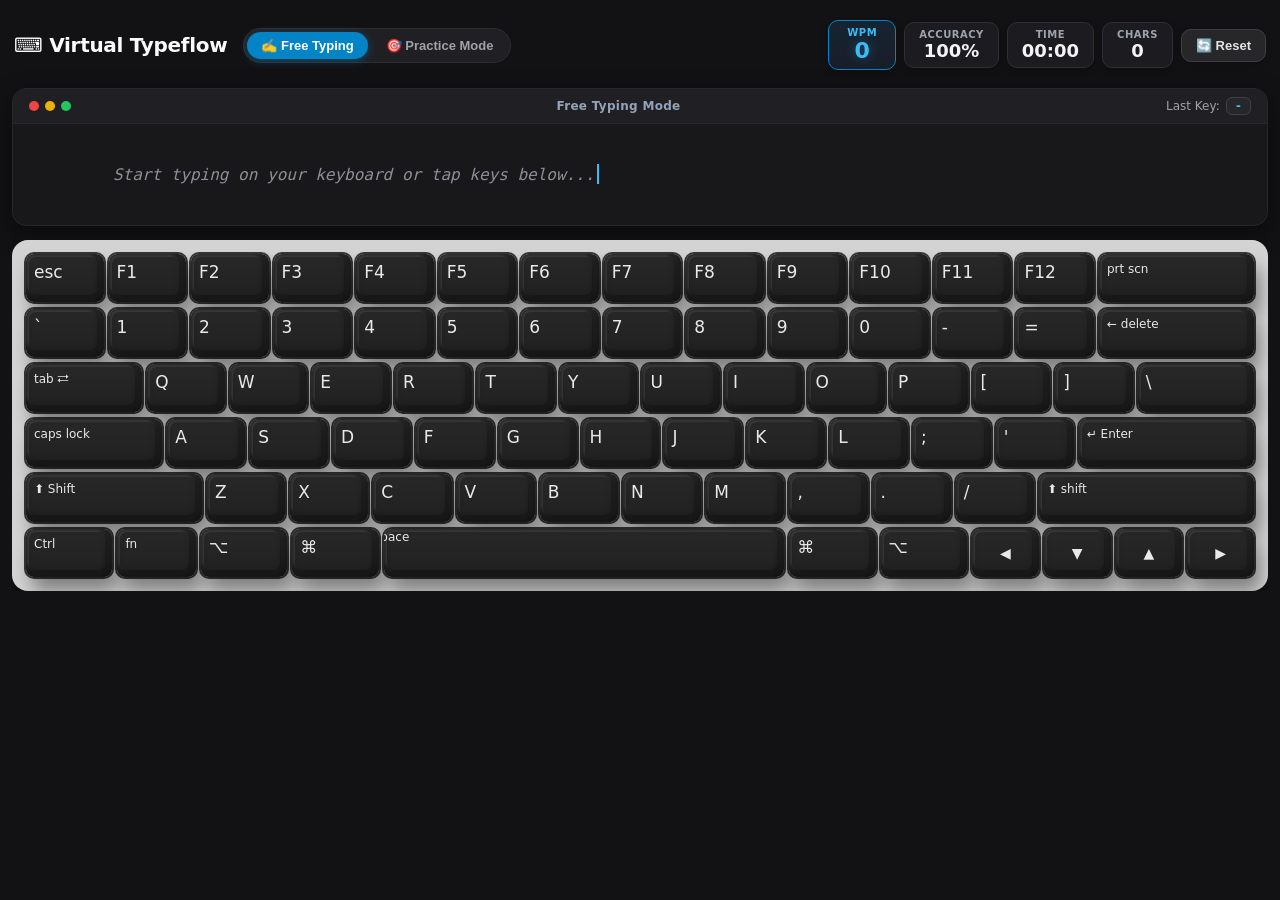
<file: index.html>
<!DOCTYPE html>
<html lang="en">

<head>
  <meta charset="UTF-8">
  <meta name="viewport" content="width=device-width, initial-scale=1.0">
  <meta name="description" content="Interactive mechanical keyboard simulator and typing practice web application with real-time WPM, accuracy tracking, and dual typing modes.">
  <title>Virtual Typeflow</title>
  <link rel="stylesheet" href="keyboard.css">
  <script src="keyboard.js" defer></script>
</head>

<body>
  <div class="app-container">
    <!-- Top Header & Live Stats Dashboard -->
    <header class="app-header" role="banner">
      <div class="header-left">
        <h1 class="app-title">⌨️ Virtual Typeflow</h1>
        <div class="mode-toggle" role="group" aria-label="Typing Mode Selection">
          <button id="btn-free-mode" class="mode-btn active" type="button" aria-pressed="true">✍️ Free Typing</button>
          <button id="btn-practice-mode" class="mode-btn" type="button" aria-pressed="false">🎯 Practice Mode</button>
        </div>
      </div>

      <div class="stats-panel" role="region" aria-label="Typing Statistics" aria-live="polite">
        <div class="stat-card stat-wpm">
          <span class="stat-label">WPM</span>
          <span class="stat-value" id="stat-wpm" aria-label="Words per minute: 0">0</span>
        </div>
        <div class="stat-card">
          <span class="stat-label">Accuracy</span>
          <span class="stat-value" id="stat-accuracy" aria-label="Accuracy: 100 percent">100%</span>
        </div>
        <div class="stat-card">
          <span class="stat-label">Time</span>
          <span class="stat-value" id="stat-time" aria-label="Elapsed time: 00:00">00:00</span>
        </div>
        <div class="stat-card">
          <span class="stat-label">Chars</span>
          <span class="stat-value" id="stat-chars" aria-label="Characters typed: 0">0</span>
        </div>
        <button id="btn-reset" class="reset-btn" type="button" aria-label="Reset typing session" title="Reset Session">🔄 Reset</button>
      </div>
    </header>

    <!-- Typing Display Screen -->
    <section class="screen-container" aria-label="Typing Display Screen">
      <div class="screen-header">
        <div class="screen-dots" aria-hidden="true">
          <span class="dot dot-red"></span>
          <span class="dot dot-yellow"></span>
          <span class="dot dot-green"></span>
        </div>
        <div class="screen-mode-info" id="screen-mode-info">Free Typing Mode</div>
        <div class="key-indicator">Last Key: <span id="last-key" class="last-key-badge" aria-live="polite">-</span></div>
      </div>

      <!-- Free Typing View -->
      <div id="free-typing-view" class="typing-display" aria-label="Free typing display area">
        <span id="screen-placeholder" class="screen-placeholder" aria-hidden="true">Start typing on your keyboard or tap keys below...</span><span id="typed-text" class="typed-text" aria-live="polite"></span><span class="cursor" id="free-cursor" aria-hidden="true"></span>
      </div>

      <!-- Practice Mode View -->
      <div id="practice-typing-view" class="typing-display practice-view" style="display: none;" aria-label="Practice text display area">
        <div id="practice-text-container" class="practice-text-container" aria-live="polite"></div>
        <div class="practice-controls">
          <button id="btn-new-text" class="small-btn" type="button" aria-label="Load a new practice sentence">🎲 New Sentence</button>
          <div id="practice-complete-msg" class="practice-complete-msg" style="display: none;" role="status">🎉 Great job! Press New Sentence to continue.</div>
        </div>
      </div>
    </section>

    <!-- Mobile Screen Hint -->
    <div class="mobile-hint" aria-hidden="true">📱 Rotate to landscape or scroll horizontally for full keyboard view</div>

    <!-- Virtual Mechanical Keyboard -->
    <main class="keyboard-wrapper" role="region" aria-label="Virtual Mechanical Keyboard">
      <div class="keyboard">
        <div class="row">
          <div class="key" data-code="Escape" role="button" tabindex="-1" aria-label="Escape">
            <div class="letter">esc</div>
          </div>
          <div class="key" data-code="F1" role="button" tabindex="-1" aria-label="Function 1">
            <div class="letter">F1</div>
          </div>
          <div class="key" data-code="F2" role="button" tabindex="-1" aria-label="Function 2">
            <div class="letter">F2</div>
          </div>
          <div class="key" data-code="F3" role="button" tabindex="-1" aria-label="Function 3">
            <div class="letter">F3</div>
          </div>
          <div class="key" data-code="F4" role="button" tabindex="-1" aria-label="Function 4">
            <div class="letter">F4</div>
          </div>
          <div class="key" data-code="F5" role="button" tabindex="-1" aria-label="Function 5">
            <div class="letter">F5</div>
          </div>
          <div class="key" data-code="F6" role="button" tabindex="-1" aria-label="Function 6">
            <div class="letter">F6</div>
          </div>
          <div class="key" data-code="F7" role="button" tabindex="-1" aria-label="Function 7">
            <div class="letter">F7</div>
          </div>
          <div class="key" data-code="F8" role="button" tabindex="-1" aria-label="Function 8">
            <div class="letter">F8</div>
          </div>
          <div class="key" data-code="F9" role="button" tabindex="-1" aria-label="Function 9">
            <div class="letter">F9</div>
          </div>
          <div class="key" data-code="F10" role="button" tabindex="-1" aria-label="Function 10">
            <div class="letter">F10</div>
          </div>
          <div class="key" data-code="F11" role="button" tabindex="-1" aria-label="Function 11">
            <div class="letter">F11</div>
          </div>
          <div class="key" data-code="F12" role="button" tabindex="-1" aria-label="Function 12">
            <div class="letter">F12</div>
          </div>
          <div class="key print-sc" data-code="PrintScreen" role="button" tabindex="-1" aria-label="Print Screen">
            <div class="letter">prt scn</div>
          </div>
        </div>

        <div class="row">
          <div class="key" data-code="Backquote" role="button" tabindex="-1" aria-label="Backquote and Tilde">
            <div class="letter">`</div>
          </div>
          <div class="key" data-code="Digit1" role="button" tabindex="-1" aria-label="1 and Exclamation">
            <div class="letter">1</div>
          </div>
          <div class="key" data-code="Digit2" role="button" tabindex="-1" aria-label="2 and At">
            <div class="letter">2</div>
          </div>
          <div class="key" data-code="Digit3" role="button" tabindex="-1" aria-label="3 and Hash">
            <div class="letter">3</div>
          </div>
          <div class="key" data-code="Digit4" role="button" tabindex="-1" aria-label="4 and Dollar">
            <div class="letter">4</div>
          </div>
          <div class="key" data-code="Digit5" role="button" tabindex="-1" aria-label="5 and Percent">
            <div class="letter">5</div>
          </div>
          <div class="key" data-code="Digit6" role="button" tabindex="-1" aria-label="6 and Caret">
            <div class="letter">6</div>
          </div>
          <div class="key" data-code="Digit7" role="button" tabindex="-1" aria-label="7 and Ampersand">
            <div class="letter">7</div>
          </div>
          <div class="key" data-code="Digit8" role="button" tabindex="-1" aria-label="8 and Asterisk">
            <div class="letter">8</div>
          </div>
          <div class="key" data-code="Digit9" role="button" tabindex="-1" aria-label="9 and Left Parenthesis">
            <div class="letter">9</div>
          </div>
          <div class="key" data-code="Digit0" role="button" tabindex="-1" aria-label="0 and Right Parenthesis">
            <div class="letter">0</div>
          </div>
          <div class="key" data-code="Minus" role="button" tabindex="-1" aria-label="Minus and Underscore">
            <div class="letter">-</div>
          </div>
          <div class="key" data-code="Equal" role="button" tabindex="-1" aria-label="Equal and Plus">
            <div class="letter">=</div>
          </div>
          <div class="key delete-key" data-code="Backspace" role="button" tabindex="-1" aria-label="Backspace or Delete">
            <div class="letter">← delete</div>
          </div>
        </div>

        <div class="row">
          <div class="key tab-key" data-code="Tab" role="button" tabindex="-1" aria-label="Tab">
            <div class="letter">tab ⮂</div>
          </div>
          <div class="key" data-code="KeyQ" role="button" tabindex="-1" aria-label="Q">
            <div class="letter">Q</div>
          </div>
          <div class="key" data-code="KeyW" role="button" tabindex="-1" aria-label="W">
            <div class="letter">W</div>
          </div>
          <div class="key" data-code="KeyE" role="button" tabindex="-1" aria-label="E">
            <div class="letter">E</div>
          </div>
          <div class="key" data-code="KeyR" role="button" tabindex="-1" aria-label="R">
            <div class="letter">R</div>
          </div>
          <div class="key" data-code="KeyT" role="button" tabindex="-1" aria-label="T">
            <div class="letter">T</div>
          </div>
          <div class="key" data-code="KeyY" role="button" tabindex="-1" aria-label="Y">
            <div class="letter">Y</div>
          </div>
          <div class="key" data-code="KeyU" role="button" tabindex="-1" aria-label="U">
            <div class="letter">U</div>
          </div>
          <div class="key" data-code="KeyI" role="button" tabindex="-1" aria-label="I">
            <div class="letter">I</div>
          </div>
          <div class="key" data-code="KeyO" role="button" tabindex="-1" aria-label="O">
            <div class="letter">O</div>
          </div>
          <div class="key" data-code="KeyP" role="button" tabindex="-1" aria-label="P">
            <div class="letter">P</div>
          </div>
          <div class="key" data-code="BracketLeft" role="button" tabindex="-1" aria-label="Left Bracket and Brace">
            <div class="letter">[</div>
          </div>
          <div class="key" data-code="BracketRight" role="button" tabindex="-1" aria-label="Right Bracket and Brace">
            <div class="letter">]</div>
          </div>
          <div class="key backslash-key" data-code="Backslash" role="button" tabindex="-1" aria-label="Backslash and Pipe">
            <div class="letter">\</div>
          </div>
        </div>

        <div class="row">
          <div class="key caps-lock-key" data-code="CapsLock" role="button" tabindex="-1" aria-label="Caps Lock">
            <div class="letter">caps lock</div>
          </div>
          <div class="key" data-code="KeyA" role="button" tabindex="-1" aria-label="A">
            <div class="letter">A</div>
          </div>
          <div class="key" data-code="KeyS" role="button" tabindex="-1" aria-label="S">
            <div class="letter">S</div>
          </div>
          <div class="key" data-code="KeyD" role="button" tabindex="-1" aria-label="D">
            <div class="letter">D</div>
          </div>
          <div class="key" data-code="KeyF" role="button" tabindex="-1" aria-label="F">
            <div class="letter">F</div>
          </div>
          <div class="key" data-code="KeyG" role="button" tabindex="-1" aria-label="G">
            <div class="letter">G</div>
          </div>
          <div class="key" data-code="KeyH" role="button" tabindex="-1" aria-label="H">
            <div class="letter">H</div>
          </div>
          <div class="key" data-code="KeyJ" role="button" tabindex="-1" aria-label="J">
            <div class="letter">J</div>
          </div>
          <div class="key" data-code="KeyK" role="button" tabindex="-1" aria-label="K">
            <div class="letter">K</div>
          </div>
          <div class="key" data-code="KeyL" role="button" tabindex="-1" aria-label="L">
            <div class="letter">L</div>
          </div>
          <div class="key" data-code="Semicolon" role="button" tabindex="-1" aria-label="Semicolon and Colon">
            <div class="letter">;</div>
          </div>
          <div class="key" data-code="Quote" role="button" tabindex="-1" aria-label="Quote and Double Quote">
            <div class="letter">'</div>
          </div>
          <div class="key return-key" data-code="Enter" role="button" tabindex="-1" aria-label="Enter or Return">
            <div class="letter">↵ Enter</div>
          </div>
        </div>

        <div class="row">
          <div class="key shift-key" data-code="ShiftLeft" role="button" tabindex="-1" aria-label="Left Shift">
            <div class="letter">⬆ Shift</div>
          </div>
          <div class="key" data-code="KeyZ" role="button" tabindex="-1" aria-label="Z">
            <div class="letter">Z</div>
          </div>
          <div class="key" data-code="KeyX" role="button" tabindex="-1" aria-label="X">
            <div class="letter">X</div>
          </div>
          <div class="key" data-code="KeyC" role="button" tabindex="-1" aria-label="C">
            <div class="letter">C</div>
          </div>
          <div class="key" data-code="KeyV" role="button" tabindex="-1" aria-label="V">
            <div class="letter">V</div>
          </div>
          <div class="key" data-code="KeyB" role="button" tabindex="-1" aria-label="B">
            <div class="letter">B</div>
          </div>
          <div class="key" data-code="KeyN" role="button" tabindex="-1" aria-label="N">
            <div class="letter">N</div>
          </div>
          <div class="key" data-code="KeyM" role="button" tabindex="-1" aria-label="M">
            <div class="letter">M</div>
          </div>
          <div class="key" data-code="Comma" role="button" tabindex="-1" aria-label="Comma and Less Than">
            <div class="letter">,</div>
          </div>
          <div class="key" data-code="Period" role="button" tabindex="-1" aria-label="Period and Greater Than">
            <div class="letter">.</div>
          </div>
          <div class="key" data-code="Slash" role="button" tabindex="-1" aria-label="Slash and Question Mark">
            <div class="letter">/</div>
          </div>
          <div class="key shift-key-2" data-code="ShiftRight" role="button" tabindex="-1" aria-label="Right Shift">
            <div class="letter">⬆ shift</div>
          </div>
        </div>

        <div class="row">
          <div class="key" data-code="ControlLeft" role="button" tabindex="-1" aria-label="Control">
            <div class="letter">Ctrl</div>
          </div>
          <div class="key" data-code="Fn" role="button" tabindex="-1" aria-label="Function">
            <div class="letter">fn</div>
          </div>
          <div class="key" data-code="AltLeft" role="button" tabindex="-1" aria-label="Left Option or Alt">
            <div class="letter">⌥</div>
          </div>
          <div class="key" data-code="MetaLeft" role="button" tabindex="-1" aria-label="Left Command or Windows Key">
            <div class="letter">⌘</div>
          </div>
          <div class="key spacekey" data-code="Space" role="button" tabindex="-1" aria-label="Spacebar">
            <div class="letter">space</div>
          </div>
          <div class="key" data-code="MetaRight" role="button" tabindex="-1" aria-label="Right Command or Windows Key">
            <div class="letter">⌘</div>
          </div>
          <div class="key" data-code="AltRight" role="button" tabindex="-1" aria-label="Right Option or Alt">
            <div class="letter">⌥</div>
          </div>
          <div class="key" data-code="ArrowLeft" role="button" tabindex="-1" aria-label="Left Arrow">
            <div class="letter">◀</div>
          </div>
          <div class="key" data-code="ArrowDown" role="button" tabindex="-1" aria-label="Down Arrow">
            <div class="letter">▼</div>
          </div>
          <div class="key" data-code="ArrowUp" role="button" tabindex="-1" aria-label="Up Arrow">
            <div class="letter">▲</div>
          </div>
          <div class="key" data-code="ArrowRight" role="button" tabindex="-1" aria-label="Right Arrow">
            <div class="letter">▶</div>
          </div>
        </div>
      </div>
    </main>
  </div>
</body>
</html>
</file>
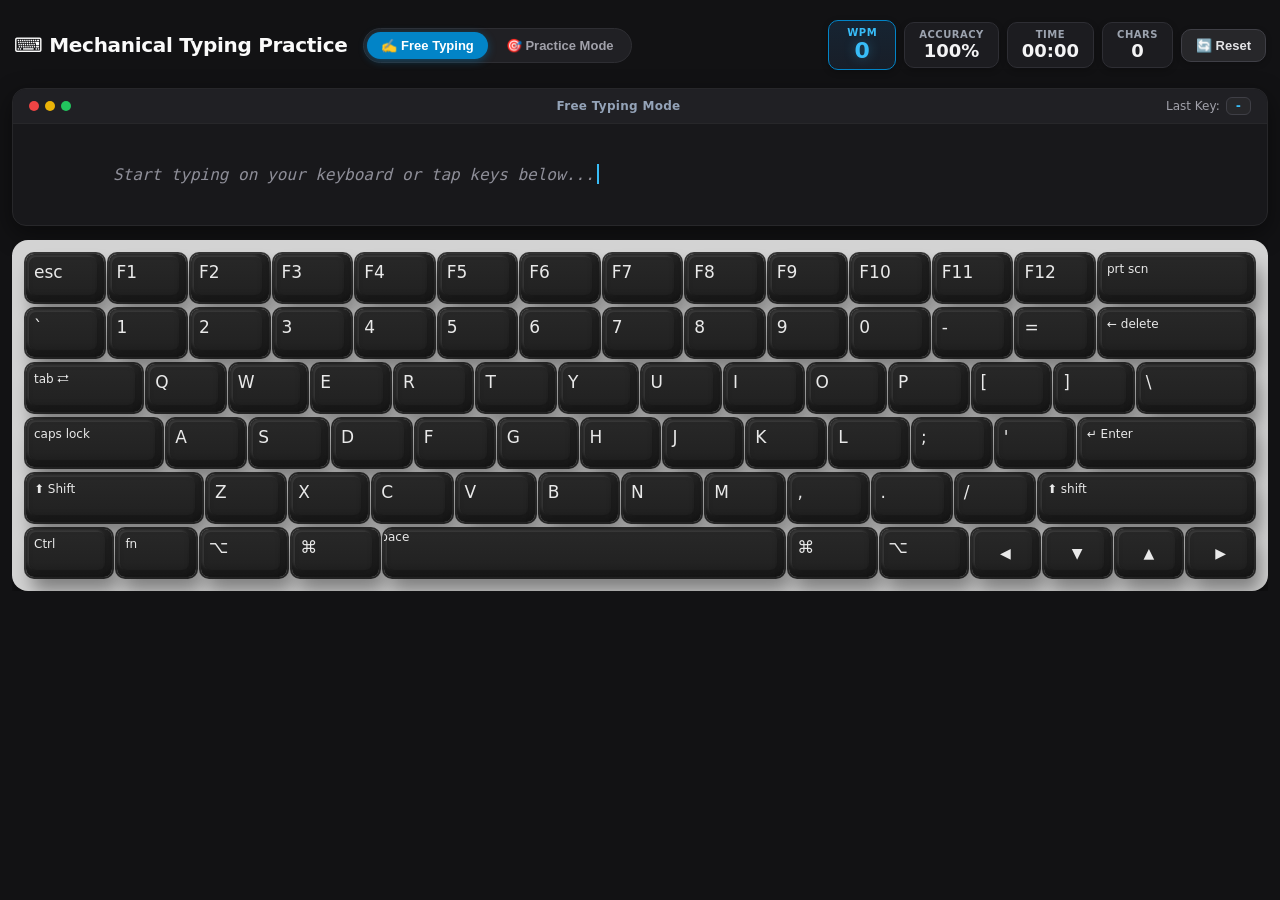
<file: keyboard.html>
<!DOCTYPE html>
<html lang="en">

<head>
  <meta charset="UTF-8">
  <meta name="viewport" content="width=device-width, initial-scale=1.0">
  <meta name="description" content="Interactive mechanical keyboard simulator and typing practice web application with real-time WPM, accuracy tracking, and dual typing modes.">
  <title>Mechanical Typing Practice</title>
  <link rel="stylesheet" href="keyboard.css">
  <script src="keyboard.js" defer></script>
</head>

<body>
  <div class="app-container">
    <!-- Top Header & Live Stats Dashboard -->
    <header class="app-header" role="banner">
      <div class="header-left">
        <h1 class="app-title">⌨️ Mechanical Typing Practice</h1>
        <div class="mode-toggle" role="group" aria-label="Typing Mode Selection">
          <button id="btn-free-mode" class="mode-btn active" type="button" aria-pressed="true">✍️ Free Typing</button>
          <button id="btn-practice-mode" class="mode-btn" type="button" aria-pressed="false">🎯 Practice Mode</button>
        </div>
      </div>

      <div class="stats-panel" role="region" aria-label="Typing Statistics" aria-live="polite">
        <div class="stat-card stat-wpm">
          <span class="stat-label">WPM</span>
          <span class="stat-value" id="stat-wpm" aria-label="Words per minute: 0">0</span>
        </div>
        <div class="stat-card">
          <span class="stat-label">Accuracy</span>
          <span class="stat-value" id="stat-accuracy" aria-label="Accuracy: 100 percent">100%</span>
        </div>
        <div class="stat-card">
          <span class="stat-label">Time</span>
          <span class="stat-value" id="stat-time" aria-label="Elapsed time: 00:00">00:00</span>
        </div>
        <div class="stat-card">
          <span class="stat-label">Chars</span>
          <span class="stat-value" id="stat-chars" aria-label="Characters typed: 0">0</span>
        </div>
        <button id="btn-reset" class="reset-btn" type="button" aria-label="Reset typing session" title="Reset Session">🔄 Reset</button>
      </div>
    </header>

    <!-- Typing Display Screen -->
    <section class="screen-container" aria-label="Typing Display Screen">
      <div class="screen-header">
        <div class="screen-dots" aria-hidden="true">
          <span class="dot dot-red"></span>
          <span class="dot dot-yellow"></span>
          <span class="dot dot-green"></span>
        </div>
        <div class="screen-mode-info" id="screen-mode-info">Free Typing Mode</div>
        <div class="key-indicator">Last Key: <span id="last-key" class="last-key-badge" aria-live="polite">-</span></div>
      </div>

      <!-- Free Typing View -->
      <div id="free-typing-view" class="typing-display" aria-label="Free typing display area">
        <span id="screen-placeholder" class="screen-placeholder" aria-hidden="true">Start typing on your keyboard or tap keys below...</span><span id="typed-text" class="typed-text" aria-live="polite"></span><span class="cursor" id="free-cursor" aria-hidden="true"></span>
      </div>

      <!-- Practice Mode View -->
      <div id="practice-typing-view" class="typing-display practice-view" style="display: none;" aria-label="Practice text display area">
        <div id="practice-text-container" class="practice-text-container" aria-live="polite"></div>
        <div class="practice-controls">
          <button id="btn-new-text" class="small-btn" type="button" aria-label="Load a new practice sentence">🎲 New Sentence</button>
          <div id="practice-complete-msg" class="practice-complete-msg" style="display: none;" role="status">🎉 Great job! Press New Sentence to continue.</div>
        </div>
      </div>
    </section>

    <!-- Mobile Screen Hint -->
    <div class="mobile-hint" aria-hidden="true">📱 Rotate to landscape or scroll horizontally for full keyboard view</div>

    <!-- Virtual Mechanical Keyboard -->
    <main class="keyboard-wrapper" role="region" aria-label="Virtual Mechanical Keyboard">
      <div class="keyboard">
        <div class="row">
          <div class="key" data-code="Escape" role="button" tabindex="-1" aria-label="Escape">
            <div class="letter">esc</div>
          </div>
          <div class="key" data-code="F1" role="button" tabindex="-1" aria-label="Function 1">
            <div class="letter">F1</div>
          </div>
          <div class="key" data-code="F2" role="button" tabindex="-1" aria-label="Function 2">
            <div class="letter">F2</div>
          </div>
          <div class="key" data-code="F3" role="button" tabindex="-1" aria-label="Function 3">
            <div class="letter">F3</div>
          </div>
          <div class="key" data-code="F4" role="button" tabindex="-1" aria-label="Function 4">
            <div class="letter">F4</div>
          </div>
          <div class="key" data-code="F5" role="button" tabindex="-1" aria-label="Function 5">
            <div class="letter">F5</div>
          </div>
          <div class="key" data-code="F6" role="button" tabindex="-1" aria-label="Function 6">
            <div class="letter">F6</div>
          </div>
          <div class="key" data-code="F7" role="button" tabindex="-1" aria-label="Function 7">
            <div class="letter">F7</div>
          </div>
          <div class="key" data-code="F8" role="button" tabindex="-1" aria-label="Function 8">
            <div class="letter">F8</div>
          </div>
          <div class="key" data-code="F9" role="button" tabindex="-1" aria-label="Function 9">
            <div class="letter">F9</div>
          </div>
          <div class="key" data-code="F10" role="button" tabindex="-1" aria-label="Function 10">
            <div class="letter">F10</div>
          </div>
          <div class="key" data-code="F11" role="button" tabindex="-1" aria-label="Function 11">
            <div class="letter">F11</div>
          </div>
          <div class="key" data-code="F12" role="button" tabindex="-1" aria-label="Function 12">
            <div class="letter">F12</div>
          </div>
          <div class="key print-sc" data-code="PrintScreen" role="button" tabindex="-1" aria-label="Print Screen">
            <div class="letter">prt scn</div>
          </div>
        </div>

        <div class="row">
          <div class="key" data-code="Backquote" role="button" tabindex="-1" aria-label="Backquote and Tilde">
            <div class="letter">`</div>
          </div>
          <div class="key" data-code="Digit1" role="button" tabindex="-1" aria-label="1 and Exclamation">
            <div class="letter">1</div>
          </div>
          <div class="key" data-code="Digit2" role="button" tabindex="-1" aria-label="2 and At">
            <div class="letter">2</div>
          </div>
          <div class="key" data-code="Digit3" role="button" tabindex="-1" aria-label="3 and Hash">
            <div class="letter">3</div>
          </div>
          <div class="key" data-code="Digit4" role="button" tabindex="-1" aria-label="4 and Dollar">
            <div class="letter">4</div>
          </div>
          <div class="key" data-code="Digit5" role="button" tabindex="-1" aria-label="5 and Percent">
            <div class="letter">5</div>
          </div>
          <div class="key" data-code="Digit6" role="button" tabindex="-1" aria-label="6 and Caret">
            <div class="letter">6</div>
          </div>
          <div class="key" data-code="Digit7" role="button" tabindex="-1" aria-label="7 and Ampersand">
            <div class="letter">7</div>
          </div>
          <div class="key" data-code="Digit8" role="button" tabindex="-1" aria-label="8 and Asterisk">
            <div class="letter">8</div>
          </div>
          <div class="key" data-code="Digit9" role="button" tabindex="-1" aria-label="9 and Left Parenthesis">
            <div class="letter">9</div>
          </div>
          <div class="key" data-code="Digit0" role="button" tabindex="-1" aria-label="0 and Right Parenthesis">
            <div class="letter">0</div>
          </div>
          <div class="key" data-code="Minus" role="button" tabindex="-1" aria-label="Minus and Underscore">
            <div class="letter">-</div>
          </div>
          <div class="key" data-code="Equal" role="button" tabindex="-1" aria-label="Equal and Plus">
            <div class="letter">=</div>
          </div>
          <div class="key delete-key" data-code="Backspace" role="button" tabindex="-1" aria-label="Backspace or Delete">
            <div class="letter">← delete</div>
          </div>
        </div>

        <div class="row">
          <div class="key tab-key" data-code="Tab" role="button" tabindex="-1" aria-label="Tab">
            <div class="letter">tab ⮂</div>
          </div>
          <div class="key" data-code="KeyQ" role="button" tabindex="-1" aria-label="Q">
            <div class="letter">Q</div>
          </div>
          <div class="key" data-code="KeyW" role="button" tabindex="-1" aria-label="W">
            <div class="letter">W</div>
          </div>
          <div class="key" data-code="KeyE" role="button" tabindex="-1" aria-label="E">
            <div class="letter">E</div>
          </div>
          <div class="key" data-code="KeyR" role="button" tabindex="-1" aria-label="R">
            <div class="letter">R</div>
          </div>
          <div class="key" data-code="KeyT" role="button" tabindex="-1" aria-label="T">
            <div class="letter">T</div>
          </div>
          <div class="key" data-code="KeyY" role="button" tabindex="-1" aria-label="Y">
            <div class="letter">Y</div>
          </div>
          <div class="key" data-code="KeyU" role="button" tabindex="-1" aria-label="U">
            <div class="letter">U</div>
          </div>
          <div class="key" data-code="KeyI" role="button" tabindex="-1" aria-label="I">
            <div class="letter">I</div>
          </div>
          <div class="key" data-code="KeyO" role="button" tabindex="-1" aria-label="O">
            <div class="letter">O</div>
          </div>
          <div class="key" data-code="KeyP" role="button" tabindex="-1" aria-label="P">
            <div class="letter">P</div>
          </div>
          <div class="key" data-code="BracketLeft" role="button" tabindex="-1" aria-label="Left Bracket and Brace">
            <div class="letter">[</div>
          </div>
          <div class="key" data-code="BracketRight" role="button" tabindex="-1" aria-label="Right Bracket and Brace">
            <div class="letter">]</div>
          </div>
          <div class="key backslash-key" data-code="Backslash" role="button" tabindex="-1" aria-label="Backslash and Pipe">
            <div class="letter">\</div>
          </div>
        </div>

        <div class="row">
          <div class="key caps-lock-key" data-code="CapsLock" role="button" tabindex="-1" aria-label="Caps Lock">
            <div class="letter">caps lock</div>
          </div>
          <div class="key" data-code="KeyA" role="button" tabindex="-1" aria-label="A">
            <div class="letter">A</div>
          </div>
          <div class="key" data-code="KeyS" role="button" tabindex="-1" aria-label="S">
            <div class="letter">S</div>
          </div>
          <div class="key" data-code="KeyD" role="button" tabindex="-1" aria-label="D">
            <div class="letter">D</div>
          </div>
          <div class="key" data-code="KeyF" role="button" tabindex="-1" aria-label="F">
            <div class="letter">F</div>
          </div>
          <div class="key" data-code="KeyG" role="button" tabindex="-1" aria-label="G">
            <div class="letter">G</div>
          </div>
          <div class="key" data-code="KeyH" role="button" tabindex="-1" aria-label="H">
            <div class="letter">H</div>
          </div>
          <div class="key" data-code="KeyJ" role="button" tabindex="-1" aria-label="J">
            <div class="letter">J</div>
          </div>
          <div class="key" data-code="KeyK" role="button" tabindex="-1" aria-label="K">
            <div class="letter">K</div>
          </div>
          <div class="key" data-code="KeyL" role="button" tabindex="-1" aria-label="L">
            <div class="letter">L</div>
          </div>
          <div class="key" data-code="Semicolon" role="button" tabindex="-1" aria-label="Semicolon and Colon">
            <div class="letter">;</div>
          </div>
          <div class="key" data-code="Quote" role="button" tabindex="-1" aria-label="Quote and Double Quote">
            <div class="letter">'</div>
          </div>
          <div class="key return-key" data-code="Enter" role="button" tabindex="-1" aria-label="Enter or Return">
            <div class="letter">↵ Enter</div>
          </div>
        </div>

        <div class="row">
          <div class="key shift-key" data-code="ShiftLeft" role="button" tabindex="-1" aria-label="Left Shift">
            <div class="letter">⬆ Shift</div>
          </div>
          <div class="key" data-code="KeyZ" role="button" tabindex="-1" aria-label="Z">
            <div class="letter">Z</div>
          </div>
          <div class="key" data-code="KeyX" role="button" tabindex="-1" aria-label="X">
            <div class="letter">X</div>
          </div>
          <div class="key" data-code="KeyC" role="button" tabindex="-1" aria-label="C">
            <div class="letter">C</div>
          </div>
          <div class="key" data-code="KeyV" role="button" tabindex="-1" aria-label="V">
            <div class="letter">V</div>
          </div>
          <div class="key" data-code="KeyB" role="button" tabindex="-1" aria-label="B">
            <div class="letter">B</div>
          </div>
          <div class="key" data-code="KeyN" role="button" tabindex="-1" aria-label="N">
            <div class="letter">N</div>
          </div>
          <div class="key" data-code="KeyM" role="button" tabindex="-1" aria-label="M">
            <div class="letter">M</div>
          </div>
          <div class="key" data-code="Comma" role="button" tabindex="-1" aria-label="Comma and Less Than">
            <div class="letter">,</div>
          </div>
          <div class="key" data-code="Period" role="button" tabindex="-1" aria-label="Period and Greater Than">
            <div class="letter">.</div>
          </div>
          <div class="key" data-code="Slash" role="button" tabindex="-1" aria-label="Slash and Question Mark">
            <div class="letter">/</div>
          </div>
          <div class="key shift-key-2" data-code="ShiftRight" role="button" tabindex="-1" aria-label="Right Shift">
            <div class="letter">⬆ shift</div>
          </div>
        </div>

        <div class="row">
          <div class="key" data-code="ControlLeft" role="button" tabindex="-1" aria-label="Control">
            <div class="letter">Ctrl</div>
          </div>
          <div class="key" data-code="Fn" role="button" tabindex="-1" aria-label="Function">
            <div class="letter">fn</div>
          </div>
          <div class="key" data-code="AltLeft" role="button" tabindex="-1" aria-label="Left Option or Alt">
            <div class="letter">⌥</div>
          </div>
          <div class="key" data-code="MetaLeft" role="button" tabindex="-1" aria-label="Left Command or Windows Key">
            <div class="letter">⌘</div>
          </div>
          <div class="key spacekey" data-code="Space" role="button" tabindex="-1" aria-label="Spacebar">
            <div class="letter">space</div>
          </div>
          <div class="key" data-code="MetaRight" role="button" tabindex="-1" aria-label="Right Command or Windows Key">
            <div class="letter">⌘</div>
          </div>
          <div class="key" data-code="AltRight" role="button" tabindex="-1" aria-label="Right Option or Alt">
            <div class="letter">⌥</div>
          </div>
          <div class="key" data-code="ArrowLeft" role="button" tabindex="-1" aria-label="Left Arrow">
            <div class="letter">◀</div>
          </div>
          <div class="key" data-code="ArrowDown" role="button" tabindex="-1" aria-label="Down Arrow">
            <div class="letter">▼</div>
          </div>
          <div class="key" data-code="ArrowUp" role="button" tabindex="-1" aria-label="Up Arrow">
            <div class="letter">▲</div>
          </div>
          <div class="key" data-code="ArrowRight" role="button" tabindex="-1" aria-label="Right Arrow">
            <div class="letter">▶</div>
          </div>
        </div>
      </div>
    </main>
  </div>
</body>
</html>
</file>
<file: keyboard.css>
* {
  box-sizing: border-box;
}

body {
  background-color: #121214;
  color: #e4e4e7;
  display: flex;
  justify-content: center;
  align-items: flex-start;
  min-height: 100vh;
  margin: 0;
  padding: 16px 12px;
  font-family: system-ui, -apple-system, BlinkMacSystemFont, 'Segoe UI', Roboto, Oxygen, Ubuntu, Cantarell, sans-serif;
  overflow-x: hidden;
}

.app-container {
  width: 100%;
  max-width: 1350px;
  margin: 0 auto;
  display: flex;
  flex-direction: column;
  gap: 14px;
}

/* =========================================================
   ACCESSIBILITY & FOCUS VISIBLE STYLES
   ========================================================= */
button:focus-visible,
.key:focus-visible {
  outline: 2px solid #38bdf8;
  outline-offset: 2px;
}

@media (prefers-reduced-motion: reduce) {
  *, *::before, *::after {
    animation-duration: 0.01ms !important;
    animation-iteration-count: 1 !important;
    transition-duration: 0.01ms !important;
    scroll-behavior: auto !important;
  }
  .cursor {
    animation: none;
    opacity: 1;
  }
}

/* =========================================================
   HEADER & STATS DASHBOARD
   ========================================================= */
.app-header {
  display: flex;
  justify-content: space-between;
  align-items: center;
  flex-wrap: wrap;
  gap: 12px;
  width: 100%;
  padding: 4px 2px;
}

.header-left {
  display: flex;
  align-items: center;
  gap: 16px;
  flex-wrap: wrap;
}

.app-title {
  font-size: 20px;
  font-weight: 700;
  margin: 0;
  color: #fafafa;
  letter-spacing: -0.3px;
  display: flex;
  align-items: center;
  gap: 8px;
}

.mode-toggle {
  display: inline-flex;
  background-color: #202024;
  border: 1px solid #2e2e33;
  border-radius: 20px;
  padding: 3px;
  gap: 4px;
}

.mode-btn {
  background: transparent;
  border: none;
  color: #a1a1aa;
  padding: 6px 14px;
  font-size: 13px;
  font-weight: 600;
  border-radius: 16px;
  cursor: pointer;
  touch-action: manipulation;
  transition: all 0.15s ease-in-out;
}

.mode-btn:hover {
  color: #ffffff;
}

.mode-btn.active {
  background-color: #0284c7;
  color: #ffffff;
  box-shadow: 0 2px 8px rgba(2, 132, 199, 0.4);
}

.stats-panel {
  display: flex;
  align-items: center;
  gap: 8px;
  flex-wrap: wrap;
}

.stat-card {
  background: #1c1c20;
  border: 1px solid #2e2e34;
  border-radius: 10px;
  padding: 6px 14px;
  display: flex;
  flex-direction: column;
  align-items: center;
  min-width: 68px;
  box-shadow: 0 2px 6px rgba(0, 0, 0, 0.25);
}

.stat-label {
  font-size: 10px;
  text-transform: uppercase;
  color: #9ca3af; /* High contrast WCAG AA compliant */
  font-weight: 700;
  letter-spacing: 0.5px;
}

.stat-value {
  font-size: 18px;
  font-weight: 700;
  color: #f4f4f5;
  font-variant-numeric: tabular-nums;
}

.stat-wpm {
  border-color: #0284c7;
  background: linear-gradient(180deg, #162432, #181e28);
}

.stat-wpm .stat-label {
  color: #38bdf8;
}

.stat-wpm .stat-value {
  color: #38bdf8;
  font-size: 22px;
  text-shadow: 0 0 12px rgba(56, 189, 248, 0.35);
}

.reset-btn {
  background: #27272a;
  border: 1px solid #3f3f46;
  color: #e4e4e7;
  padding: 8px 14px;
  border-radius: 10px;
  font-size: 13px;
  font-weight: 600;
  cursor: pointer;
  touch-action: manipulation;
  display: flex;
  align-items: center;
  gap: 4px;
  transition: all 0.15s ease-in-out;
  box-shadow: 0 2px 6px rgba(0, 0, 0, 0.2);
}

.reset-btn:hover {
  background: #3f3f46;
  color: #ffffff;
  transform: translateY(-1px);
}

.reset-btn:active {
  transform: translateY(1px);
}

/* =========================================================
   TYPING DISPLAY SCREEN
   ========================================================= */
.screen-container {
  background-color: #18181b;
  border: 1px solid #27272a;
  border-radius: 14px;
  box-shadow: 0 8px 24px rgba(0, 0, 0, 0.45);
  overflow: hidden;
  width: 100%;
}

.screen-header {
  display: flex;
  justify-content: space-between;
  align-items: center;
  padding: 8px 16px;
  background-color: #202024;
  border-bottom: 1px solid #27272a;
  font-size: 12px;
  color: #a1a1aa;
}

.screen-dots {
  display: flex;
  gap: 6px;
}

.dot {
  width: 10px;
  height: 10px;
  border-radius: 50%;
}

.dot-red { background-color: #ef4444; }
.dot-yellow { background-color: #eab308; }
.dot-green { background-color: #22c55e; }

.screen-mode-info {
  font-weight: 600;
  color: #94a3b8;
  letter-spacing: 0.3px;
}

.key-indicator {
  display: flex;
  align-items: center;
  gap: 6px;
  font-size: 12px;
}

.last-key-badge {
  display: inline-block;
  background: #27272a;
  border: 1px solid #3f3f46;
  color: #38bdf8;
  padding: 1px 8px;
  border-radius: 6px;
  font-family: ui-monospace, SFMono-Regular, Menlo, monospace;
  font-weight: 600;
  min-width: 22px;
  text-align: center;
}

.typing-display {
  min-height: 80px;
  max-height: 125px;
  overflow-y: auto;
  padding: 12px 18px;
  font-family: ui-monospace, SFMono-Regular, Menlo, Monaco, Consolas, monospace;
  font-size: 18px;
  line-height: 1.5;
  position: relative;
  color: #f4f4f5;
  white-space: pre-wrap;
  word-break: break-word;
}

.typed-text {
  display: inline;
  color: #f4f4f5;
  white-space: pre-wrap;
}

.screen-placeholder {
  color: #8e8e98; /* High contrast WCAG AA compliant */
  user-select: none;
  pointer-events: none;
  font-style: italic;
  font-size: 16px;
}

.cursor {
  display: inline-block;
  width: 2.5px;
  height: 1.15em;
  background-color: #38bdf8;
  vertical-align: text-bottom;
  margin-left: 2px;
  animation: cursorBlink 1s infinite;
}

@keyframes cursorBlink {
  0%, 49% { opacity: 1; }
  50%, 100% { opacity: 0; }
}

/* Practice Mode Specific Styles */
.practice-text-container {
  font-size: 18px;
  line-height: 1.5;
}

.char {
  position: relative;
  transition: color 0.05s ease;
}

.char.pending {
  color: #9ca3af; /* High contrast WCAG AA compliant */
}

.char.correct {
  color: #4ade80;
}

.char.incorrect {
  color: #f87171;
  background-color: rgba(248, 113, 113, 0.2);
  border-radius: 2px;
  text-decoration: underline;
}

.char.current {
  color: #ffffff;
  background-color: rgba(56, 189, 248, 0.25);
  border-radius: 2px;
  box-shadow: 0 0 0 1px #38bdf8;
}

.practice-controls {
  display: flex;
  justify-content: space-between;
  align-items: center;
  margin-top: 8px;
  padding-top: 6px;
  border-top: 1px solid #27272a;
}

.small-btn {
  background: #27272a;
  border: 1px solid #3f3f46;
  color: #e4e4e7;
  padding: 5px 12px;
  border-radius: 8px;
  font-size: 12px;
  font-weight: 600;
  cursor: pointer;
  touch-action: manipulation;
  transition: all 0.15s ease;
}

.small-btn:hover {
  background: #3f3f46;
  color: #ffffff;
}

.practice-complete-msg {
  color: #4ade80;
  font-size: 13px;
  font-weight: 600;
  letter-spacing: 0.2px;
}

/* =========================================================
   KEYBOARD WRAPPER & KEYBOARD STYLES
   ========================================================= */
.mobile-hint {
  display: none;
  color: #a0a0a0;
  font-size: 13px;
  text-align: center;
  letter-spacing: 0.3px;
}

.keyboard-wrapper {
  width: 100%;
  max-width: 100%;
  display: flex;
  flex-direction: column;
  align-items: center;
  justify-content: center;
  overflow-x: auto;
  -webkit-overflow-scrolling: touch;
  padding: 0;
}

.keyboard {
  display: flex;
  flex-direction: column;
  justify-content: center;
  align-content: center;
  gap: 8px;
  padding: 18px;
  margin: 0 auto;
  border-radius: 16px;
  background-color: #d3d3d3;
  box-shadow: 0 8px 24px rgba(0, 0, 0, 0.4);
  width: 100%;
  max-width: 1350px;
  user-select: none;
}

.row {
  display: flex;
  width: 100%;
  gap: 6px;
}

.key {
  position: relative;
  flex: 1;
  min-width: 0;
  height: 52px;
  cursor: pointer;
  border-radius: 9px;
  background: linear-gradient(180deg, #282828, #202020);
  box-shadow:
    inset -6px 0 6px rgba(0, 0, 0, 0.15),
    inset 0 -6px 6px rgba(0, 0, 0, 0.25),
    0 0 0 2px rgba(0, 0, 0, 0.75),
    6px 14px 18px rgba(0, 0, 0, 0.4);
  overflow: hidden;
  transition:
    transform 0.08s ease-in-out,
    box-shadow 0.08s ease-in;
  user-select: none;
  touch-action: manipulation;
  -webkit-tap-highlight-color: transparent;

  &::before {
    content: "";
    position: absolute;
    top: 3px;
    left: 3px;
    bottom: 7px;
    right: 7px;
    border-radius: 7px;
    box-shadow:
      -2px -2px 3px rgba(255, 255, 255, 0.1),
      2px 2px 4px rgba(0, 0, 0, 0.2);
    pointer-events: none;
    transition: all 0.08s ease-in-out;
  }

  .letter {
    position: absolute;
    z-index: 1;
    left: 10px;
    top: 8px;
    color: #e9e9e9;
    font-size: 19px;
    white-space: nowrap;
    pointer-events: none;
    transition: transform 0.08s ease-in-out;
  }

  &:active, &.pressed {
    transform: translateY(4px);
    box-shadow:
      inset -3px 0 3px rgba(0, 0, 0, 0.1),
      inset 0 -3px 3px rgba(0, 0, 0, 0.15),
      0 0 0 2px rgba(0, 0, 0, 0.5),
      3px 6px 10px rgba(0, 0, 0, 0.3);

    &::before {
      top: 4px;
      left: 4px;
      bottom: 9px;
      right: 9px;
      box-shadow:
        -3px -3px 4px rgba(255, 255, 255, 0.15),
        3px 2px 4px rgba(0, 0, 0, 0.1);
    }

    .letter {
      transform: translateY(1px);
    }
  }
}

/* CapsLock Active Indicator Light */
.key.caps-lock-key.active-caps {
  box-shadow:
    inset -4px 0 4px rgba(0, 0, 0, 0.2),
    inset 0 -4px 4px rgba(0, 0, 0, 0.3),
    0 0 0 2px #22c55e,
    0 0 10px rgba(34, 197, 94, 0.45);
}

.key.caps-lock-key.active-caps .letter {
  color: #4ade80;
}

/* Key size proportional flex weights (Exact 15.0 units per row) */
.print-sc,
.delete-key {
  flex: 2;
}

.tab-key,
.backslash-key {
  flex: 1.5;
}

.caps-lock-key {
  flex: 1.75;
}

.return-key,
.shift-key {
  flex: 2.25;
}

.shift-key-2 {
  flex: 2.75;
}

.spacekey {
  flex: 5.1;
}

.key[data-code="ControlLeft"],
.key[data-code="AltLeft"],
.key[data-code="MetaLeft"],
.key[data-code="MetaRight"],
.key[data-code="AltRight"] {
  flex: 1.1;
}

.key[data-code="Fn"] {
  flex: 1;
}

.key[data-code="ArrowLeft"],
.key[data-code="ArrowDown"],
.key[data-code="ArrowUp"],
.key[data-code="ArrowRight"] {
  flex: 0.85;
}

/* Modifier labels typography */
.print-sc .letter,
.delete-key .letter,
.tab-key .letter,
.caps-lock-key .letter,
.return-key .letter,
.shift-key .letter,
.shift-key-2 .letter,
.key[data-code="ControlLeft"] .letter,
.key[data-code="Fn"] .letter,
.spacekey .letter {
  font-size: 14px;
  font-weight: 500;
}

/* Center arrow keys & space */
.spacekey .letter {
  left: 50%;
  top: 50%;
  transform: translate(-50%, -50%);
}

.spacekey:active .letter,
.spacekey.pressed .letter {
  transform: translate(-50%, calc(-50% + 1px));
}

.key[data-code^="Arrow"] .letter {
  left: 50%;
  top: 50%;
  transform: translate(-50%, -50%);
  font-size: 16px;
}

.key[data-code^="Arrow"]:active .letter,
.key[data-code^="Arrow"].pressed .letter {
  transform: translate(-50%, calc(-50% + 1px));
}

/* =========================================================
   RESPONSIVE MEDIA QUERIES
   ========================================================= */

/* 1. LAPTOPS & COMPACT DESKTOPS (1024px - 1300px) */
@media (max-width: 1300px) {
  .keyboard {
    padding: 14px;
    gap: 7px;
  }

  .row {
    gap: 5px;
  }

  .key {
    height: 48px;
    border-radius: 8px;

    .letter {
      left: 8px;
      top: 8px;
      font-size: 17px;
    }
  }

  .print-sc .letter,
  .delete-key .letter,
  .tab-key .letter,
  .caps-lock-key .letter,
  .return-key .letter,
  .shift-key .letter,
  .shift-key-2 .letter,
  .key[data-code="ControlLeft"] .letter,
  .key[data-code="Fn"] .letter,
  .spacekey .letter {
    font-size: 12px;
  }

  .key[data-code^="Arrow"] .letter {
    font-size: 14px;
  }

  .typing-display {
    font-size: 17px;
    padding: 12px 18px;
    max-height: 125px;
  }
}

/* 2. TABLETS & LARGE MOBILE LANDSCAPE (768px - 1023px) */
@media (max-width: 1023px) {
  .app-header {
    gap: 10px;
  }

  .stat-card {
    padding: 5px 10px;
    min-width: 58px;
  }

  .stat-value {
    font-size: 16px;
  }

  .stat-wpm .stat-value {
    font-size: 19px;
  }

  .keyboard {
    padding: 10px;
    gap: 6px;
    border-radius: 12px;
  }

  .row {
    gap: 4px;
  }

  .key {
    height: 46px;
    border-radius: 6px;

    &::before {
      top: 2px;
      left: 2px;
      bottom: 5px;
      right: 5px;
      border-radius: 5px;
    }

    .letter {
      left: 6px;
      top: 6px;
      font-size: 14px;
    }

    &:active, &.pressed {
      transform: translateY(3px);
    }
  }

  .print-sc .letter,
  .delete-key .letter,
  .tab-key .letter,
  .caps-lock-key .letter,
  .return-key .letter,
  .shift-key .letter,
  .shift-key-2 .letter,
  .key[data-code="ControlLeft"] .letter,
  .key[data-code="Fn"] .letter,
  .spacekey .letter {
    font-size: 10.5px;
  }

  .key[data-code^="Arrow"] .letter {
    font-size: 12px;
  }

  .typing-display {
    font-size: 16px;
    min-height: 75px;
    max-height: 115px;
    padding: 10px 14px;
  }
}

/* 3. MOBILE SCREENS (< 768px) */
@media (max-width: 767px) {
  body {
    padding: 10px 6px;
  }

  .app-header {
    flex-direction: column;
    align-items: stretch;
    gap: 10px;
  }

  .header-left {
    justify-content: space-between;
  }

  .app-title {
    font-size: 17px;
  }

  .stats-panel {
    justify-content: space-between;
    width: 100%;
  }

  .stat-card {
    flex: 1;
    min-width: 0;
    padding: 4px 6px;
  }

  .stat-label {
    font-size: 9px;
  }

  .stat-value {
    font-size: 14px;
  }

  .stat-wpm .stat-value {
    font-size: 17px;
  }

  .reset-btn {
    padding: 6px 10px;
    font-size: 12px;
  }

  .mobile-hint {
    display: block;
    width: 100%;
    margin-top: 2px;
  }

  .keyboard-wrapper {
    justify-content: flex-start;
    padding: 4px 0;
  }

  .keyboard {
    min-width: 620px;
    padding: 8px;
    gap: 4px;
    border-radius: 10px;
  }

  .row {
    gap: 3px;
  }

  .key {
    height: 38px;
    border-radius: 5px;

    &::before {
      top: 2px;
      left: 2px;
      bottom: 4px;
      right: 4px;
      border-radius: 4px;
    }

    .letter {
      left: 5px;
      top: 4px;
      font-size: 12px;
    }

    &:active, &.pressed {
      transform: translateY(2px);
    }
  }

  .print-sc .letter,
  .delete-key .letter,
  .tab-key .letter,
  .caps-lock-key .letter,
  .return-key .letter,
  .shift-key .letter,
  .shift-key-2 .letter,
  .key[data-code="ControlLeft"] .letter,
  .key[data-code="Fn"] .letter,
  .spacekey .letter {
    font-size: 9px;
  }

  .key[data-code^="Arrow"] .letter {
    font-size: 11px;
  }

  .typing-display {
    font-size: 14px;
    padding: 10px 12px;
    min-height: 80px;
  }
}
</file>
